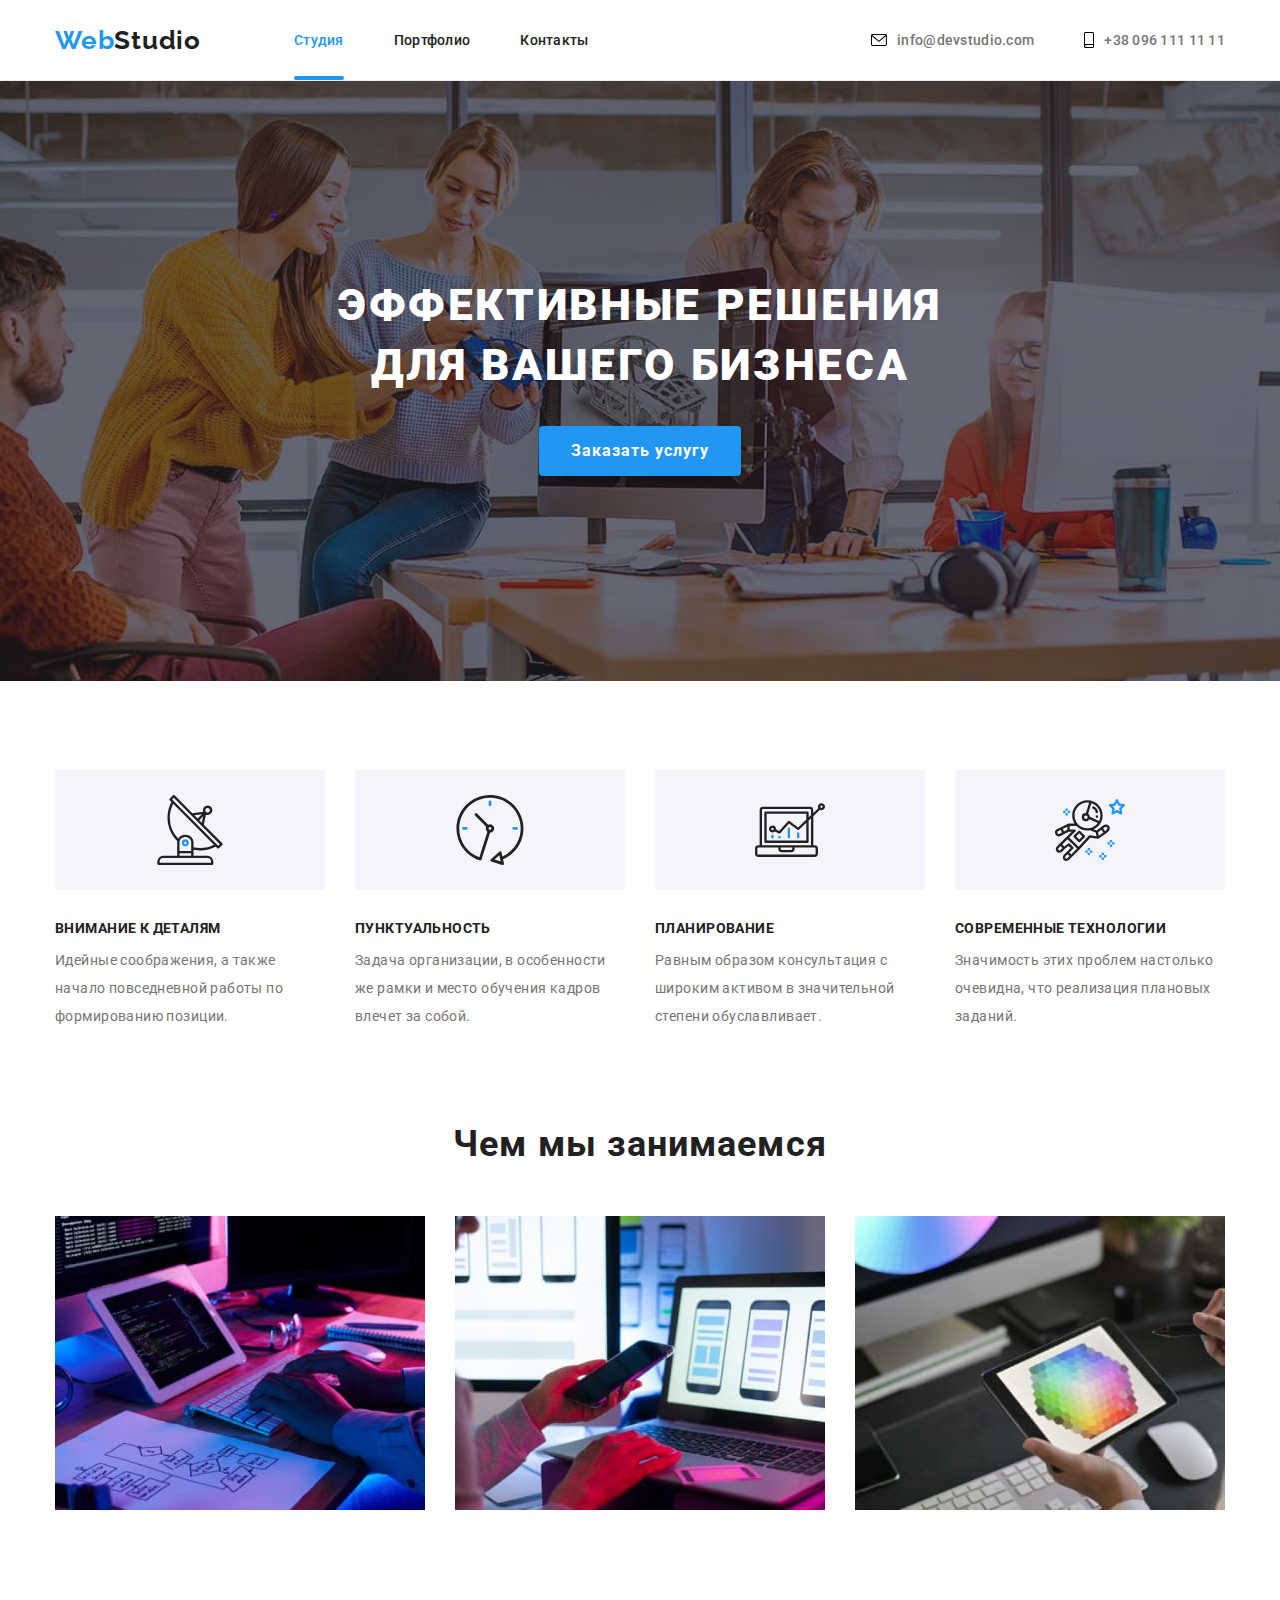
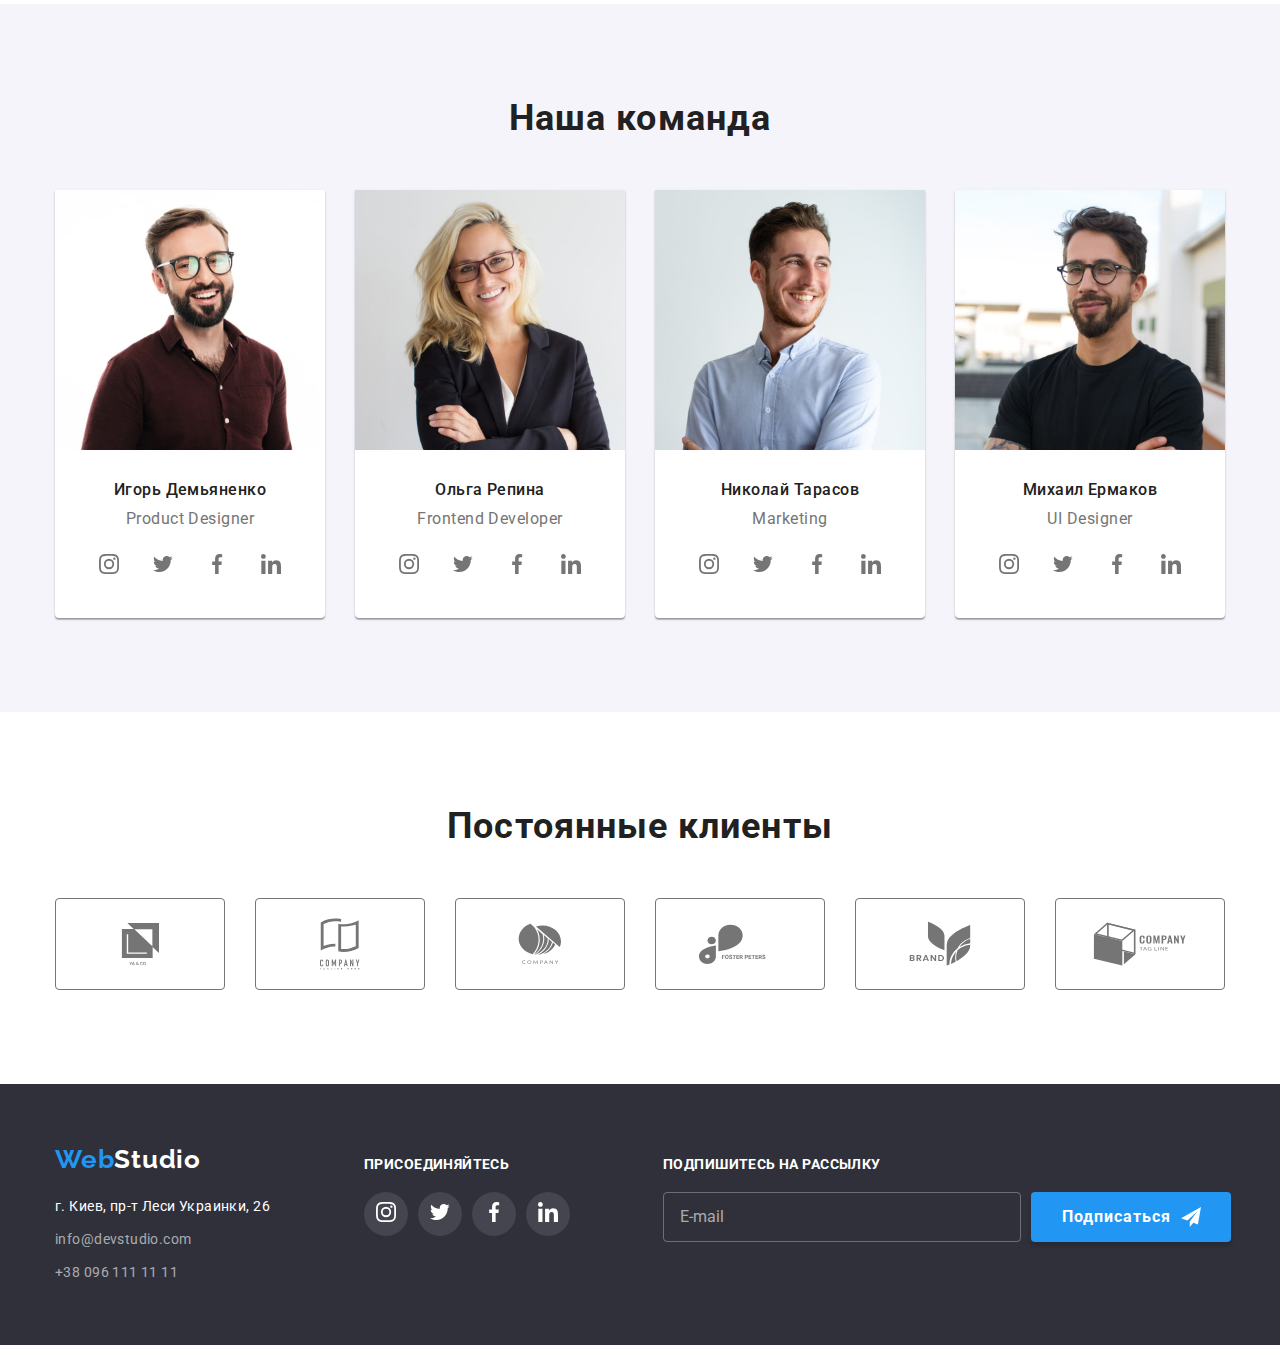
<file: index.html>
<!DOCTYPE html>
<html lang="ru">
<head>
    <meta charset="UTF-8">
    <meta http-equiv="X-UA-Compatible" content="IE=edge">
    <meta name="viewport" content="width=device-width, initial-scale=1.0">
    <title>Студия</title>
    <link rel="preconnect" href="https://fonts.gstatic.com">
    <link rel="stylesheet" href="./css/modern-normalize.css">
    <link href="https://fonts.googleapis.com/css2?family=Raleway:wght@700&family=Roboto:wght@400;500;700;900&display=swap"
        rel="stylesheet">
    <link rel="stylesheet" href="./css/styles.css">
 
</head>
<body>
    <!--Шапка сайта-->
    <header class="header">
        <div class="container">
            <nav class="nav">
            <a class="logo" href="./index.html">Web<span class="logo-1">Studio</span></a>
            <ul class="nav-links">
                <li class="nav-link"><a href="./index.html" class="active">Студия</a></li>
                <li class="nav-link"><a href="./portfolio.html">Портфолио</a></li>
                <li class="nav-link"><a href="#address">Контакты</a></li>
            </ul>
            </nav>

            <ul class="contact">
                <li class="contact-link" lang="en">
                    <a href="mailto:info@devstudio.com"> 
                        <svg class="icons" width="16px"
                            height="12px">
                            <use href="./images/icons.svg#icon-mail"> </use>
                        </svg> info@devstudio.com</a>
                   </li>
                <li class="contact-link">
                    <a  href="tel:+380961111111">
                    <svg class="icons" width="10px" height="16px">
                        <use href="./images/icons.svg#icon-phone"> </use>
                    </svg>+38 096 111 11 11</a>
            </li>     
            </ul>
        
        </div>
    </header>
        
    <main> 

    <!--Hero-->
    <section class="hero">
        <div class="container">
        <h1 class="hero-title">Эффективные решения для вашего бизнеса</h1>
        <button data-modal-open class="hero-button button" type="button">Заказать услугу</button> 
        </div>
    </section>

    <!--Advantages-->
    <section class="description">
        <div class="container">
        <h2 class="hidden">Преимущества</h2>
        <ul class="descr">
            <li class="advantages">
                <div class="thumb">
                    <svg width="70px" height="70px">
                        <use href="./images/icons.svg#icon-antenna-1"></use>
                    </svg>
                 </div>
                <h3 class="pre-title">Внимание к деталям</h3>
                <p class="text">Идейные соображения, а также начало повседневной работы по формированию позиции.</p>
                
            </li>
            <li class="advantages">
                <div class="thumb">
                    <svg width="70px" height="70px">
                        <use href="./images/icons.svg#icon-clock-1"></use>
                    </svg>
                </div>
                <h3 class="pre-title">Пунктуальность</h3>
                <p class="text">Задача организации, в особенности же рамки и место обучения кадров влечет за собой.</p>
            </li>
            <li class="advantages">
                <div class="thumb">
                    <svg width="70px" height="70px">
                        <use href="./images/icons.svg#icon-diagram-1"></use>
                    </svg>
                </div>
                <h3 class="pre-title">Планирование</h3>
                <p class="text">Равным образом консультация с широким активом в значительной степени обуславливает.</p>
            </li>
            <li class="advantages">
                <div class="thumb">
                    <svg width="70px" height="70px">
                        <use href="./images/icons.svg#icon-astronaut-1"></use>
                    </svg>
                </div>
                <h3 class="pre-title">Современные технологии</h3>
                <p class="text">Значимость этих проблем настолько очевидна, что реализация плановых заданий.</p>
            </li>
            
         </ul>
        </div>
    </section>

    <!--Information-->
    <section class="info">
        <div class="container">
        <h2 class="title">Чем мы занимаемся</h2>
        <ul class="img">
            <li class="info-img"><a href=""><img src="./images/img.jpg" alt="Верстка" width="370">
            <h3 class="pre-title">Десктопные приложения</h3></a></li>
            <li class="info-img"><a href=""><img src="./images/box2.jpg" alt="Программирование" width="370">
            <h3 class="pre-title">Мобильные приложения</h3></a></li>
            <li class="info-img"><a href=""><img src="./images/box3.jpg" alt="Дизайн" width="370">
            <h3 class="pre-title">Дизайнерские решения</h3></a></li>
        </ul>
        </div>
    </section>

    <!--Team-->
    <section class="team">
        <div class="container">
        <h2 class="title">Наша команда</h2>
        <ul class="workers">
            <li>
                <ul class="social">
                    <li><a href="">
                    <svg class="icon" width="20px" height="20px">
                        <use href="./images/icons.svg#icon-instagram"></use>
                    </svg>
                    </a></li>
                    
                    <li><a href="">
                    <svg class="icon" width="20px" height="20px">
                        <use href="./images/icons.svg#icon-twitter"></use>
                    </svg>
                    </a></li>

                    <li><a href="">
                    <svg class="icon" width="20px" height="20px">
                        <use href="./images/icons.svg#icon-facebook"></use>
                    </svg>
                    </a></li>

                    <li><a href="">
                    <svg class="icon" width="20px" height="20px">
                        <use href="./images/icons.svg#icon-linkedin"></use>
                    </svg>
                    </a></li>
                </ul>
                <h3 class="job" lang="en">Product Designer</h3>
                <p class="name">Игорь Демьяненко</p>
                
                <img src="./images/img1.jpg" alt="Фото мужчины" width="270">
                
            </li>
            <li>
                <ul class="social">
                    <li><a href="">
                            <svg class="icon" width="20px" height="20px">
                                <use href="./images/icons.svg#icon-instagram"></use>
                            </svg>
                        </a></li>
                
                    <li><a href="">
                            <svg class="icon" width="20px" height="20px">
                                <use href="./images/icons.svg#icon-twitter"></use>
                            </svg>
                        </a></li>
                
                    <li><a href="">
                            <svg class="icon" width="20px" height="20px">
                                <use href="./images/icons.svg#icon-facebook"></use>
                            </svg>
                        </a></li>
                
                    <li><a href="">
                            <svg class="icon" width="20px" height="20px">
                                <use href="./images/icons.svg#icon-linkedin"></use>
                            </svg>
                        </a></li>
                </ul>
                <h3 class="job" lang="en">Frontend Developer</h3>
                <p class="name">Ольга Репина</p>
                
                <img src="./images/img2.jpg" alt="Фото женщины" width="270">
                
            </li>
            <li>
                <ul class="social">
                    <li><a href="">
                            <svg class="icon" width="20px" height="20px">
                                <use href="./images/icons.svg#icon-instagram"></use>
                            </svg>
                        </a></li>
                
                    <li><a href="">
                            <svg class="icon" width="20px" height="20px">
                                <use href="./images/icons.svg#icon-twitter"></use>
                            </svg>
                        </a></li>
                
                    <li><a href="">
                            <svg class="icon" width="20px" height="20px">
                                <use href="./images/icons.svg#icon-facebook"></use>
                            </svg>
                        </a></li>
                
                    <li><a href="">
                            <svg class="icon" width="20px" height="20px">
                                <use href="./images/icons.svg#icon-linkedin"></use>
                            </svg>
                        </a></li>
                </ul>
                <h3 class="job" lang="en">Marketing</h3>
                <p class="name">Николай Тарасов</p>
                
                <img src="./images/img3.jpg" alt="Фото мужчины" width="270">
                
            </li>
            <li>
               <ul class="social">
                    <li><a href="">
                    <svg class="icon" width="20px" height="20px">
                        <use href="./images/icons.svg#icon-instagram"></use>
                    </svg>
                    </a></li>
                    
                    <li><a href="">
                    <svg class="icon" width="20px" height="20px">
                        <use href="./images/icons.svg#icon-twitter"></use>
                    </svg>
                    </a></li>

                    <li><a href="">
                    <svg class="icon" width="20px" height="20px">
                        <use href="./images/icons.svg#icon-facebook"></use>
                    </svg>
                    </a></li>

                    <li><a href="">
                    <svg class="icon" width="20px" height="20px">
                        <use href="./images/icons.svg#icon-linkedin"></use>
                    </svg>
                    </a></li>
                </ul>
                <h3 class="job" lang="en">UI Designer</h3>
                <p class="name">Михаил Ермаков</p>
                
                <img src="./images/img4.jpg" alt="Фото мужчины" width="270">
                
            </li>
        </ul>
        </div>
    </section>


    <section class="clients">
        <div class="container">
            <h2 class="title"> Постоянные клиенты</h2>
            <ul class="clients-list">
                <li>
                    <a href="">
                        <svg width="41px" height="42.5px">
                            <use href="./images/icons.svg#icon-client1"></use>
                        </svg>
                    </a>
                </li>
                <li>
                    <a href="">
                        <svg width="40px" height="52px">
                            <use href="./images/icons.svg#icon-client2"></use>
                        </svg>
                    </a>
                </li>
                <li>
                    <a href="">
                        <svg width="43.46px" height="41.18px">
                            <use href="./images/icons.svg#icon-client3"></use>
                        </svg>
                    </a>
                </li>
                <li>
                    <a href="">
                        <svg width="84.44px" height="40.62px">
                            <use href="./images/icons.svg#icon-client4"></use>
                        </svg>
                    </a>
                </li>
                <li>
                    <a href="">
                        <svg width="62.54px" height="45.43px">
                            <use href="./images/icons.svg#icon-client5"></use>
                        </svg>
                    </a>
                </li>
                <li>
                    <a href="">
                        <svg width="93.79px" height="43.93px">
                            <use href="./images/icons.svg#icon-client6"></use>
                        </svg>
                    </a>
                </li>
            </ul>

        </div>
    </section>
    </main>

    <!--Footer-->
    <footer id="address" class="footer">
        <div class="container">
            <div class="footer-address">
        <a class="logo" href="./index.html">Web<span class="logo-2">Studio</span></a>
            <address class="address">
            <ul>
            <li class="direction">г. Киев, пр-т Леси Украинки, 26</li>
            <li><a href="mailto:info@devstudio.com"><span lang="en">info@devstudio.com</span></a></li>
            <li><a href="tel:+380961111111">+38 096 111 11 11</a></li>
            </ul>
            </address>
            </div>    
            
            <div class="join-us">
                <h2>Присоединяйтесь</h2>
                <ul class="social-join">
                    <li><a href="">
                    <svg class="icon" width="20px" height="20px">
                        <use href="./images/icons.svg#icon-instagram"></use>
                    </svg>
                    </a></li>
                    
                    <li><a href="">
                    <svg class="icon" width="20px" height="20px">
                        <use href="./images/icons.svg#icon-twitter"></use>
                    </svg>
                    </a></li>

                    <li><a href="">
                    <svg class="icon" width="20px" height="20px">
                        <use href="./images/icons.svg#icon-facebook"></use>
                    </svg>
                    </a></li>

                    <li><a href="">
                    <svg class="icon" width="20px" height="20px">
                        <use href="./images/icons.svg#icon-linkedin"></use>
                    </svg>
                    </a></li>
                </ul>
            </div>
            <div class="subscribe">
                <h2>Подпишитесь на рассылку</h2>
                <form class="subscribe-form" >
                    <label for="email"></label>
                    <input type="email" class="sub-form" name="email" id="email" placeholder="E-mail" required>
                    <button class="sub-button button" type="submit" >Подписаться
                        <svg class="send-icon" width="20px" height="20px">
                            <use href="./images/icons.svg#icon-send"></use>
                        </svg>
                    </button>
                </form>
            </div>
        </div>
    </footer>

    <div class="backdrop is-hidden" data-modal >
        <div class="modal"  >
        <button data-modal-close type="button" > 
            <svg class="close" width="30px" height="30px">
                <use href="./images/icons.svg#icon-close"></use>
            </svg>
        </button>

        
        <form class="info-form">
            <p class="form-title">Оставьте свои данные, мы вам перезвоним</p>
           
            <label  class="form-label">
                Имя
            <span class="form-field">
            <input type="text" class="form-input" name="user-name" required minlength="2"  pattern="[a-zA-Zа-яёА-ЯЁ]+" title="Введите символы кириллицы или латинского алфавита">
            <svg class="icon" width="18px" height="18px">
                <use href="./images/icons.svg#icon-person"></use>
            </svg>
            </span>
            </label>

           
            <label  class="form-label">
                Телефон
            <span class="form-field">
            <input type="tel" class="form-input" name="phone" required pattern="[0-9]{3}-[0-9]{3}-[0-9]{2}-[0-9]{2}" title="096-111-11-11"
             >
             <svg class="icon" width="18px" height="18px">
                 <use href="./images/icons.svg#icon-phone-modal"></use>
             </svg>
            </span>
            </label>

            
            <label class="form-label">
                Почта
            <span class="form-field">
            <input type="email" class="form-input" name="email"  required >
            <svg class="icon" width="18px" height="18px">
                <use href="./images/icons.svg#icon-email-modal"></use>
            </svg>
            </span>
            </label>

            <label  class="form-label">
                Комментарий
            <textarea name="comment" class="comment"  placeholder="Введите текст"></textarea>
            </label>
            

            <input type="checkbox" class="checkbox hidden" name="agree" id="agree" required>
           <label for="agree" class="checkbox-label text">Соглашаюсь с рассылкой и принимаю &nbsp; <a href=""
    class="agreement text">Условия договора</a> </label>
            
      
            <button type="submit" class="send-button button">Отправить</button>
                    
            

           

        </form>
        </div>
    </div>

<script src="./js/modal.js" type="module"></script> 

</body>
</html>
</file>
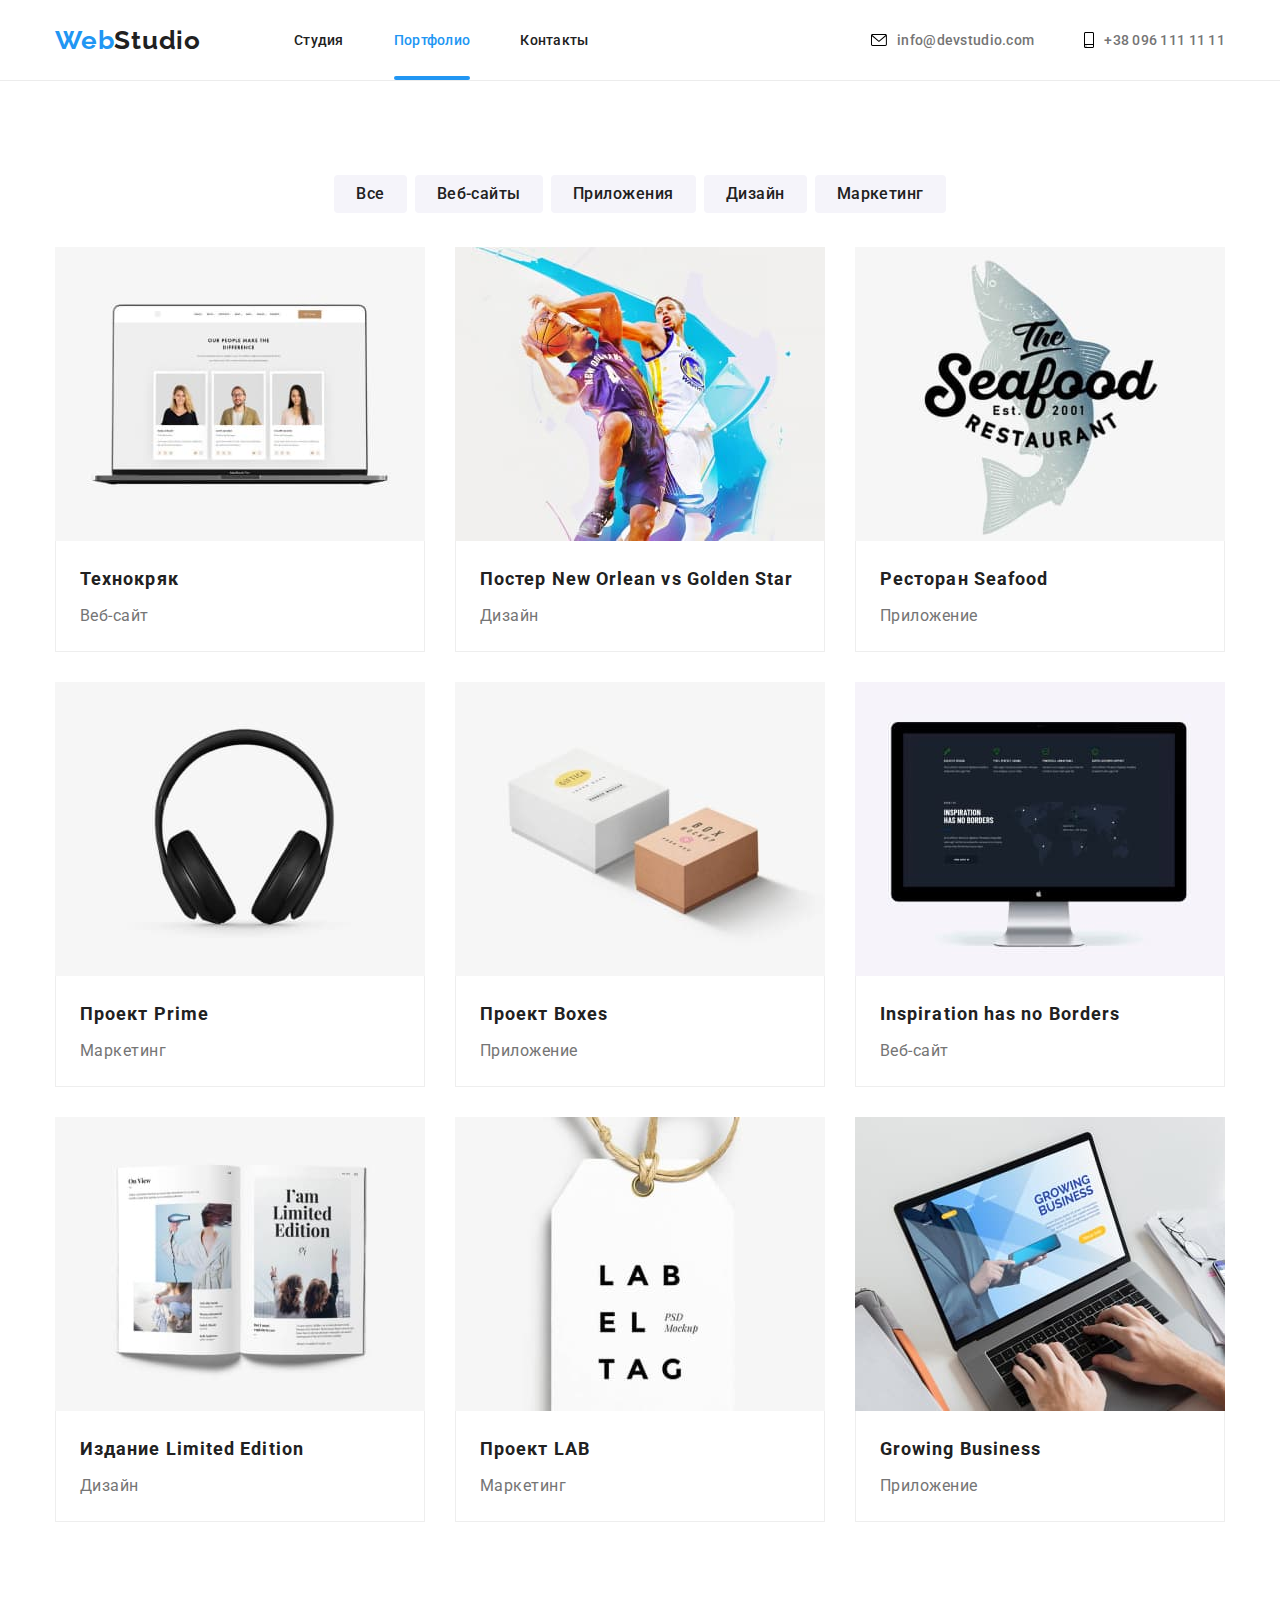
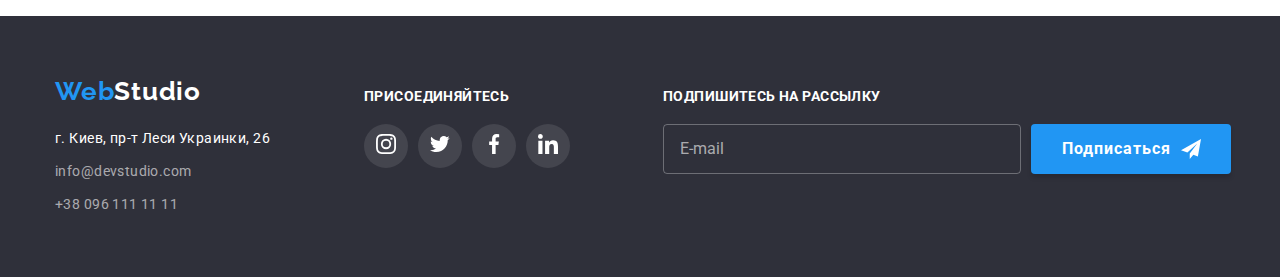
<file: portfolio.html>
<!DOCTYPE html>
<html lang="ru">
<head>
    <meta charset="UTF-8">
    <meta http-equiv="X-UA-Compatible" content="IE=edge">
    <meta name="viewport" content="width=device-width, initial-scale=1.0">
    <title>Портфолио</title>
    <link rel="stylesheet" href="./css/modern-normalize.css"> 
    <link href="https://fonts.googleapis.com/css2?family=Raleway:wght@700&family=Roboto:wght@400;500;700;900&display=swap"
        rel="stylesheet">
    <link rel="stylesheet" href="./css/styles.css">
</head>
<body>
    <!--Шапка сайта-->
<header class="header">
    <div class="container">
        <nav class="nav">
            <a class="logo" href="./index.html">Web<span class="logo-1">Studio</span></a>
            <ul class="nav-links">
                <li class="nav-link"><a href="./index.html">Студия</a></li>
                <li class="nav-link"><a href="./portfolio.html" class="active">Портфолио</a></li>
                <li class="nav-link"><a href="#address">Контакты</a></li>
            </ul>
        </nav>

        <ul class="contact">
            <li class="contact-link" lang="en">
                <a href="mailto:info@devstudio.com">
                    <svg class="icons" width="16px" height="12px">
                        <use href="./images/icons.svg#icon-mail"> </use>
                    </svg> info@devstudio.com</a>
            </li>
            <li class="contact-link">
                <a href="tel:+380961111111">
                    <svg class="icons" width="10px" height="16px">
                        <use href="./images/icons.svg#icon-phone"> </use>
                    </svg>+38 096 111 11 11</a>
            </li>
        </ul>
    </div>
</header>

    <main>
        <section class="portfolio">
            <div class="container"> 
            <h2 class="hidden">Портфолио</h2>
             <!--Buttons-->
            <div>
            <ul class="buttons">
                <li><button class="p-button" type="button">Все</button></li>
                <li><button class="p-button" type="button">Веб-сайты</button></li>
                <li><button class="p-button" type="button">Приложения</button></li>
                <li><button class="p-button" type="button">Дизайн</button></li>
                <li><button class="p-button" type="button">Маркетинг</button></li>
            
            </ul>
            </div>
            <!--Portfolio-->
            <div>
               
                <ul class="projects">
                    <li>
                        <a href=""><div class="fill"><img src="./images/pimg1.jpg" alt="img1" width="370">
                        <p class="techno">Технокряк это современная площадка распространения коронавируса. Компании используют эту платформу для
                            цифрового
                            шпионажа и атак на защищённые сервера конкурентов.</p></div>
                        
                             <div class="content">

                       <h3 class="p-title">Технокряк</h3>
                    <p class="p-text">Веб-сайт</p>
                </div>
                   </a> 
                    </li>
            <li>
                <a href=""><div class="fill"><img src="./images/pimg2.jpg" alt="img2" width="370">
                <p class="techno">Технокряк это современная площадка распространения коронавируса. Компании используют эту платформу для
                    цифрового
                    шпионажа и атак на защищённые сервера конкурентов.</p></div>
                <div class="content">
                   
                     <h3 class="p-title">Постер New Orlean vs Golden Star</h3>
                    <p class="p-text">Дизайн</p>
                </div>
                </a>
            </li>
            <li>
                <a href=""><div class="fill"><img src="./images/pimg3.jpg" alt="img3" width="370">
                <p class="techno">Технокряк это современная площадка распространения коронавируса. Компании используют эту платформу для
                    цифрового
                    шпионажа и атак на защищённые сервера конкурентов.</p></div>
                <div class="content"> 
                    
                    <h3 class="p-title">Ресторан <span lang="en">Seafood</span></h3>
                    <p class="p-text">Приложение</p>
                </div>
                </a>
            </li>
            <li>
                <a href=""><div class="fill"><img src="./images/pimg4.jpg" alt="img4" width="370">
                <p class="techno">Технокряк это современная площадка распространения коронавируса. Компании используют эту платформу для
                    цифрового
                    шпионажа и атак на защищённые сервера конкурентов.</p></div>
                <div class="content"> 
                    
                    <h3 class="p-title">Проект <span lang="en">Prime</span></h3>
                    <p class="p-text">Маркетинг</p>
                </div>
                </a>
            </li>
            <li>
                <a href=""><div class="fill"><img src="./images/pimg5.jpg" alt="img5" width="370">
                <p class="techno">Технокряк это современная площадка распространения коронавируса. Компании используют эту платформу для
                    цифрового
                    шпионажа и атак на защищённые сервера конкурентов.</p></div>
                    <div class="content">
                        
                        <h3 class="p-title">Проект <span lang="en">Boxes</span></h3>
                    <p class="p-text">Приложение</p>
                </div>
                </a>
            </li>
            <li>
                <a href=""><div class="fill"><img src="./images/pimg6.jpg" alt="img6" width="370">
                <p class="techno">Технокряк это современная площадка распространения коронавируса. Компании используют эту платформу для
                    цифрового
                    шпионажа и атак на защищённые сервера конкурентов.</p></div>
                <div class="content">
                    
                    <h3 lang="en" class="p-title">Inspiration has no Borders</h3>
                    <p class="p-text">Веб-сайт</p>
                </div>
                </a>
            </li>
            <li>
                <a href=""><div class="fill"><img src="./images/pimg7.jpg" alt="img7" width="370">
                <p class="techno">Технокряк это современная площадка распространения коронавируса. Компании используют эту платформу для
                    цифрового
                    шпионажа и атак на защищённые сервера конкурентов.</p></div>
                    <div class="content">
                        
                        <h3 class="p-title">Издание <span lang="en">Limited Edition</span></h3>
                    <p class="p-text">Дизайн</p>
                </div>
                </a>
            </li>
            <li>
                <a href=""><div class="fill"><img src="./images/pimg8.jpg" alt="img8" width="370">
                <p class="techno">Технокряк это современная площадка распространения коронавируса. Компании используют эту платформу для
                    цифрового
                    шпионажа и атак на защищённые сервера конкурентов.</p></div>
                <div class="content">
                    
                    <h3 class="p-title">Проект <span lang="en">LAB</span></h3>
                    <p class="p-text">Маркетинг</p>
                </div>
                </a>
            </li>
            <li>
                <a href=""><div class="fill"><img src="./images/pimg9.jpg" alt="img9" width="370">
                <p class="techno">Технокряк это современная площадка распространения коронавируса. Компании используют эту платформу для
                    цифрового
                    шпионажа и атак на защищённые сервера конкурентов.</p></div>
                    <div class="content">
                      
                        <h3 lang="en" class="p-title">Growing Business</h3>
                    <p class="p-text">Приложение</p>
                </div>
              </a>
            </li>
                </ul>

            </div>
            </div>
        </section>
    </main>
<!--Footer-->
<footer id="address" class="footer">
    <div class="container">
        <div class="footer-address">
            <a class="logo" href="./index.html">Web<span class="logo-2">Studio</span></a>
            <address class="address">
                <ul>
                    <li class="direction">г. Киев, пр-т Леси Украинки, 26</li>
                    <li><a href="mailto:info@devstudio.com"><span
                                lang="en">info@devstudio.com</span></a></li>
                    <li><a href="tel:+380961111111">+38 096 111 11 11</a></li>
                </ul>
            </address>
        </div>

        <div class="join-us">
            <h2>Присоединяйтесь</h2>
            <ul class="social-join">
                <li><a href="">
                        <svg class="icon" width="20px" height="20px">
                            <use href="./images/icons.svg#icon-instagram"></use>
                        </svg>
                    </a></li>

                <li><a href="">
                        <svg class="icon" width="20px" height="20px">
                            <use href="./images/icons.svg#icon-twitter"></use>
                        </svg>
                    </a></li>

                <li><a href="">
                        <svg class="icon" width="20px" height="20px">
                            <use href="./images/icons.svg#icon-facebook"></use>
                        </svg>
                    </a></li>

                <li><a href="">
                        <svg class="icon" width="20px" height="20px">
                            <use href="./images/icons.svg#icon-linkedin"></use>
                        </svg>
                    </a>
                </li>
            </ul>
        </div>

        <div class="subscribe">
            <h2>Подпишитесь на рассылку</h2>
            <form class="subscribe-form">
                <label for="email"></label>
                <input type="email" class="sub-form" name="email" id="email" placeholder="E-mail" required>
                <button class="sub-button button" type="submit">Подписаться
                    <svg class="send-icon" width="20px" height="20px">
                        <use href="./images/icons.svg#icon-send"></use>
                    </svg>
                </button>
            </form>
        </div>
    </div>
</footer>
</body>
    
</html>
</file>
<file: css/styles.css>
:root {
  --main-font: "Roboto", sans-serif;
  --accent-font: "Raleway", sans-serif;
  --main-color: #212121;
  --blue-color: #2196f3;
  --text-color: #757575;
  --white-color: #ffffff;
  --main-background-color: #ffffff;
  --dark-background-color: #2f303a;
}

* {
  margin: 0;
  padding: 0;
}

html,
body {
  width: 100%;
}

body {
  font-family: var(--main-font);
  font-style: normal;
  color: var(--main-color);
  background-color: var(--main-background-color);
}

.container {
  width: 1200px;
  margin: 0 auto;
  padding: 0 15px;
}

ul {
  list-style: none;
}

a {
  color: inherit;
  text-decoration: none;
  display: inline-block;
}

button {
  border: none;
  text-decoration: none;
}

img {
  display: block;
  height: auto;
  max-width: 100%;
}

.hidden {
  position: absolute;
  width: 1px;
  height: 1px;
  overflow: hidden;
  border: 0;
  padding: 0;
  clip: rect(0, 0, 0, 0);
  clip-path: inset(50%);
}

.title {
  font-weight: bold;
  font-size: 36px;
  line-height: 1.166;
  letter-spacing: 0.03em;
  text-align: center;
  margin-bottom: 50px;
}

.pre-title {
  font-weight: bold;
  font-size: 14px;
  line-height: 1.142;
  letter-spacing: 0.03em;
  text-transform: uppercase;
}

.logo,
.logo-1,
.logo-2 {
  font-family: var(--accent-font);
  font-weight: bold;
  font-size: 26px;
  line-height: 1.192;
  letter-spacing: 0.03em;
  color: var(--blue-color);
}

.logo-1 {
  color: var(--main-color);
}

.logo-2 {
  color: var(--white-color);
}

.active {
  color: var(--blue-color);
}

.button {
  font-weight: bold;
  font-size: 16px;
  line-height: 1.875;
  letter-spacing: 0.06em;
  display: inline-block;
  cursor: pointer;
  color: var(--white-color);
  background-color: var(--blue-color);
  transition: 250ms cubic-bezier(0.4, 0, 0.2, 1);
  border-radius: 4px;
  min-width: 200px;
  box-shadow: 0px 4px 4px rgba(0, 0, 0, 0.15);
}

/* header */

.header {
  font-weight: 500;
  font-size: 14px;
  line-height: 1.142;
  letter-spacing: 0.02em;
  border-bottom: 1px solid #ececec;
}

.header .container {
  display: flex;
  align-items: center;
}

.header .nav {
  color: var(--main-color);
  display: flex;
  flex-direction: row;
  align-items: center;
}

.logo {
  margin-right: 93px;
}

.nav-links {
  display: flex;
}
.nav-links a {
  position: relative;
  padding-top: 32px;
  padding-bottom: 32px;
  transition: 250ms cubic-bezier(0.4, 0, 0.2, 1);
}

.nav-link .active::after {
  position: absolute;
  bottom: 0;
  content: "";
  display: flex;

  width: 100%;
  height: 4px;
  background-color: #2196f3;
  border-radius: 4px;
}

.nav-link:not(:last-child) {
  margin-right: 50px;
}

.header .contact {
  color: var(--text-color);
  display: flex;
  margin-left: auto;
  align-items: center;
}

.contact-link > a {
  display: flex;
  align-items: center;
  padding-top: 32px;
  padding-bottom: 32px;
  transition: 250ms cubic-bezier(0.4, 0, 0.2, 1);
}

.contact-link .icons {
  margin-right: 10px;
}

.contact-link:not(:last-child) {
  margin-right: 50px;
}

.nav .nav-link a:hover,
.nav .nav-link a:focus,
.nav .nav-link a:active {
  color: var(--blue-color);
}

.contact-link a:hover,
.contact-link a:focus,
.contact-link a:active {
  color: var(--blue-color);
  fill: var(--blue-color);
}

/* hero */

.hero {
  background-color: var(--dark-background-color);
  background-image: linear-gradient(
      to right,
      rgba(47, 48, 58, 0.4),
      rgba(47, 48, 58, 0.4)
    ),
    url(../images/backgr.jpg);
  background-repeat: no-repeat;
  background-position: center;
  background-size: cover;
  max-width: 1600px;
  min-height: 600px;
  margin-left: auto;
  margin-right: auto;
}

.hero .container {
  padding: 195px 285px;
  text-align: center;
}

.hero-title {
  font-weight: 900;
  font-size: 44px;
  line-height: 1.363;
  letter-spacing: 0.06em;
  text-transform: uppercase;
  color: var(--white-color);
  margin-bottom: 30px;
}

.hero-button {
  padding: 10px 32px;
}

/* advantages */

.description {
  padding-top: 89px;
  padding-bottom: 94px;
}

.descr > li:not(:last-child) {
  margin-right: 30px;
}

.advantages {
  width: 270px;
  display: flex;
  flex-direction: column;
}

.descr {
  display: flex;
  flex-flow: row wrap;
}

.advantages .pre-title {
  margin-bottom: 10px;
}

.text {
  font-weight: normal;
  font-size: 14px;
  line-height: 2;
  letter-spacing: 0.03em;
  color: var(--text-color);
}

.advantages .thumb {
  width: 270px;
  height: 120px;
  padding: 25px 100px;
  margin-bottom: 30px;
  background-color: #f5f4fa;
}
/* information */

.info {
  padding-bottom: 94px;
}

.info .img {
  display: flex;
  flex-flow: row wrap;
}

.info .info-img:not(:last-child) {
  margin-right: 30px;
}

.info-img a {
  position: relative;
  display: flex;
  justify-content: center;
}

.info-img a::before {
  position: absolute;
  content: "";
  display: flex;
  width: 100%;
  min-height: 70px;
  bottom: 0;
  background: rgba(47, 48, 58, 0.8);
  opacity: 0;
  transition: 250ms cubic-bezier(0.4, 0, 0.2, 1);
}

.info-img .pre-title {
  position: absolute;
  bottom: 27px;
  color: var(--white-color);
  opacity: 0;
  transition: 250ms cubic-bezier(0.4, 0, 0.2, 1);
}

.info-img:hover ::before {
  opacity: 1;
}

.info-img:hover .pre-title {
  opacity: 1;
}

/* team */

.team {
  background-color: #f5f4fa;
  padding-top: 94px;
  padding-bottom: 94px;
}

.workers {
  display: flex;
  flex-direction: row;
  flex-wrap: wrap;
}

.workers > li {
  background-color: #ffffff;
  width: 270px;
  text-align: center;
  display: flex;
  flex-direction: column-reverse;
  border-radius: 0px 0px 4px 4px;
  box-shadow: 0px 1px 3px rgba(0, 0, 0, 0.12), 0px 1px 1px rgba(0, 0, 0, 0.14),
    0px 2px 1px rgba(0, 0, 0, 0.2);
}

.workers > li:not(:last-child) {
  margin-right: 30px;
}

.name {
  font-weight: 500;
  font-size: 16px;
  line-height: 1.187;
  letter-spacing: 0.03em;
}

.job {
  font-weight: normal;
  font-size: 16px;
  line-height: 1.187;
  letter-spacing: 0.03em;
  color: var(--text-color);
}

.workers .job {
  margin-bottom: 16px;
}

.workers .name {
  margin-top: 30px;
  margin-bottom: 10px;
}

.workers .social {
  display: flex;
  justify-content: center;
  align-items: center;
  padding: 0 32px 30px;
}

.social li {
  display: flex;
  justify-content: center;
  align-items: center;
  width: 44px;
  height: 44px;
  border-radius: 50%;
  transition: 250ms cubic-bezier(0.4, 0, 0.2, 1);
}

.social a {
  fill: var(--text-color);
  padding: 12px 11.97px;
  transition: 250ms cubic-bezier(0.4, 0, 0.2, 1);
}

.social li:not(:last-child) {
  margin-right: 10px;
}

.social li:hover,
.social li:focus,
.social li:active {
  background-color: var(--blue-color);
}

.social a:hover,
.social a:focus,
.social a:active {
  fill: var(--white-color);
}

/* clients */

.clients .container {
  padding-top: 94px;
  padding-bottom: 94px;
}

.clients-list a {
  fill: var(--text-color);
  width: 170px;
  height: 92px;
  border: 1px solid var(--text-color);
  border-radius: 4px;
  display: flex;
  justify-content: center;
  align-items: center;
  transition: 250ms cubic-bezier(0.4, 0, 0.2, 1);
}

.clients .title {
  margin-bottom: 50px;
}

.clients-list {
  display: flex;
  justify-content: center;
  flex-wrap: wrap;
}

.clients-list > li:not(:last-child) {
  margin-right: 30px;
}

.clients-list a:hover,
.clients-list a:focus,
.clients-list a:active {
  fill: var(--blue-color);
  border-color: var(--blue-color);
}

/* footer */

.footer {
  background-color: var(--dark-background-color);
  padding-top: 60px;
  padding-bottom: 60px;
}

.footer .container {
  display: flex;
}

.footer-address {
  margin-right: 70px;
}

.address {
  font-style: normal;
  font-weight: normal;
  font-size: 14px;
  line-height: 1.714;
  letter-spacing: 0.03em;
  color: rgba(255, 255, 255, 0.6);
}

.address ul {
  margin-top: 20px;
}

.address ul > li:not(:last-child) {
  margin-bottom: 9px;
}

.direction {
  color: var(--white-color);
}

.address li:not(:first-child) {
  transition: 250ms cubic-bezier(0.4, 0, 0.2, 1);
}

.address li:not(:first-child):hover,
.address li:not(:first-child):focus,
.address li:not(:first-child):active {
  color: var(--blue-color);
}

.footer h2 {
  font-weight: bold;
  font-size: 14px;
  line-height: 1.142;
  letter-spacing: 0.03em;
  text-transform: uppercase;
  margin-top: 12px;
  margin-bottom: 20px;
  color: var(--white-color);
}

/* join us */

.social-join {
  display: flex;
  align-items: center;
  margin-right: 93px;
}

.social-join a {
  fill: var(--white-color);
  padding: 12px 11.97px;
}

.social-join li {
  display: flex;
  justify-content: flex-start;
  align-items: center;
  width: 44px;
  height: 44px;
  border-radius: 50%;
  background-color: rgba(255, 255, 255, 0.1);
  transition: 250ms cubic-bezier(0.4, 0, 0.2, 1);
}

.social-join li:not(:last-child) {
  margin-right: 10px;
}

.social-join li:hover,
.social-join li:focus,
.social-join li:active {
  background-color: var(--blue-color);
}

/* subcsribe */

.subscribe-form {
  display: flex;
}

.sub-form {
  width: 358px;
  height: 50px;
  margin-right: 10px;
  background-color: transparent;
  border: 1px solid rgba(255, 255, 255, 0.3);
  border-radius: 4px;
  padding-left: 16px;
}

.sub-form::placeholder {
  color: rgba(255, 255, 255, 0.6);
}

.sub-form:focus {
  color: var(--white-color);
}

.sub-form:hover {
  cursor: pointer;
}

.sub-button {
  padding: 10px 28px 10px 29px;
  display: flex;
  justify-content: center;
  align-items: center;
}

.sub-button .send-icon {
  margin-left: 10px;
  fill: var(--white-color);
}
/* portfolio */

.portfolio {
  padding-top: 94px;
  padding-bottom: 94px;
}

.p-button {
  font-weight: 500;
  font-size: 16px;
  line-height: 1.625;
  letter-spacing: 0.03em;
  color: var(--main-color);
  background-color: #f5f4fa;
  padding: 6px 22px;
  border-radius: 4px;
  cursor: pointer;
  display: inline-block;
  text-align: center;
  transition: 250ms cubic-bezier(0.4, 0, 0.2, 1);
}

.buttons {
  display: flex;
  justify-content: center;
  flex-flow: row wrap;
  margin-bottom: 34px;
}

.buttons > li:not(:last-child) {
  margin-right: 8px;
}

.buttons .p-button:hover,
.buttons .p-button:focus,
.buttons .p-button:active {
  color: var(--white-color);
  background-color: var(--blue-color);
  box-shadow: 0px 3px 1px rgba(0, 0, 0, 0.1), 0px 1px 2px rgba(0, 0, 0, 0.08),
    0px 2px 2px rgba(0, 0, 0, 0.12);
}

.p-title {
  font-weight: bold;
  font-size: 18px;
  line-height: 2;
  letter-spacing: 0.06em;
  color: var(--main-color);
  margin-bottom: 4px;
}

.p-text {
  font-weight: normal;
  font-size: 16px;
  line-height: 1.875;
  letter-spacing: 0.03em;
  color: var(--text-color);
}

.projects {
  display: flex;
  flex-flow: row wrap;
}

.projects .fill {
  position: relative;
  overflow: hidden;
}

.projects .fill::before {
  position: absolute;
  content: "";
  top: 0;

  display: flex;

  width: 100%;
  height: 294px;

  background: rgba(33, 150, 243, 0.9);
  transform: translateY(100%);
  transition: transform 250ms cubic-bezier(0.4, 0, 0.2, 1);
}

.techno {
  position: absolute;
  top: 63px;
  left: 24px;
  right: 24px;

  height: 294px;

  font-weight: normal;
  font-size: 18px;
  line-height: 1.555;
  letter-spacing: 0.03em;
  color: var(--white-color);
  transform: translateY(100%);
  transition: transform 250ms cubic-bezier(0.4, 0, 0.2, 1);
}

.projects > li {
  /* flex-basis: calc((100% - 60px) / 3); */
  flex-basis: calc(100% / 3 -30px);
  margin-right: 30px;
  margin-bottom: 30px;
  transition: 250ms cubic-bezier(0.4, 0, 0.2, 1);
}

.projects a:hover ::before,
.projects a:focus ::before {
  opacity: 1;
  transform: translateY(0%);
}
.projects a:hover .techno,
.projects a:focus .techno {
  opacity: 1;
  transform: translateY(0%);
}

.projects a:hover,
.projects a:focus,
.projects a:active {
  box-shadow: 0px 1px 1px rgba(0, 0, 0, 0.12), 0px 4px 4px rgba(0, 0, 0, 0.06),
    1px 4px 6px rgba(0, 0, 0, 0.16);
}

.projects .content {
  padding: 20px 24px;
  border-bottom: 1px solid #eeeeee;
  border-left: 1px solid #eeeeee;
  border-right: 1px solid #eeeeee;
}

.projects > li:nth-child(3n) {
  margin-right: 0;
}

.projects > li:nth-last-child(-n + 3) {
  margin-bottom: 0;
}

/* modal */

.backdrop {
  position: fixed;
  top: 0;
  left: 0;
  width: 100%;
  height: 100%;
  background-color: rgba(0, 0, 0, 0.2);
  opacity: 1;
  transition: opacity 250ms linear;
}

.backdrop.is-hidden {
  opacity: 0;
  pointer-events: none;
  transition: opacity 250ms linear;
}

.modal {
  position: absolute;
  top: 50%;
  left: 50%;
  transform: translate(-50%, -50%);
  display: flex;
  flex-direction: column;
  width: 528px;
  height: 581px;
  background-color: var(--white-color);
  box-shadow: 0px 1px 3px rgba(0, 0, 0, 0.12), 0px 1px 1px rgba(0, 0, 0, 0.14),
    0px 2px 1px rgba(0, 0, 0, 0.2);
  border-radius: 4px;
  padding: 40px;
}

.info-form {
  display: flex;
  flex-direction: column;
}

.form-input {
  width: 100%;
  height: 40px;
  border: 1px solid rgba(33, 33, 33, 0.2);
  border-radius: 4px;
  outline: none;
  cursor: pointer;
  padding-left: 42px;
  transition: 250ms cubic-bezier(0.4, 0, 0.2, 1);
}

.form-field {
  position: relative;
  display: block;
  margin-top: 4px;
}

.form-field .icon {
  position: absolute;
  top: 50%;
  left: 12px;
  transform: translateY(-50%);
  fill: var(--main-color);
  transition: 250ms cubic-bezier(0.4, 0, 0.2, 1);
}

.form-input:focus {
  border-color: var(--blue-color);
}

.form-input:focus + .icon {
  fill: var(--blue-color);
}

.form-title {
  font-weight: bold;
  font-size: 20px;
  line-height: 1.15;
  text-align: center;
  letter-spacing: 0.03em;
  color: var(--main-color);
  margin-bottom: 12px;
}

.form-label {
  font-weight: normal;
  font-size: 12px;
  line-height: 1.166;
  letter-spacing: 0.01em;
  color: var(--text-color);
  margin-bottom: 10px;
}

.comment {
  width: 100%;
  height: 120px;
  border: 1px solid rgba(33, 33, 33, 0.2);
  border-radius: 4px;
  resize: none;
  outline: none;
  cursor: pointer;
  padding: 12px 16px;
  font-weight: normal;
  font-size: 12px;
  line-height: 1.166;
  letter-spacing: 0.01em;
  margin-top: 4px;
  transition: 250ms cubic-bezier(0.4, 0, 0.2, 1);
}

.comment:focus {
  border-color: var(--blue-color);
}

.comment::placeholder {
  color: rgba(117, 117, 117, 0.5);
}

/* .checkbox {
  -webkit-appearance: none;
  -moz-appearance: none;
  appearance: none;
} */
.checkbox-label {
  margin-top: 10px;
  display: flex;
  align-items: center;
}

.checkbox-label::before {
  display: block;
  content: "";
  width: 16px;
  height: 15px;
  border: 2px solid var(--main-color);
  border-radius: 2px;
  margin-right: 7px;
}

.checkbox:checked + .checkbox-label::before {
  border: none;
  background-image: url(../images/icon-check.svg);
  background-position: center;
  background-repeat: no-repeat;
  background-size: cover;
  width: 16px;
  height: 15px;
  transition: 250ms cubic-bezier(0.4, 0, 0.2, 1);
}

.send-button {
  align-self: center;
  padding: 10px 55px 10px 56px;
  margin-top: 30px;
}

.agreement {
  text-decoration: underline;
  color: var(--blue-color);
}

[data-modal-close] {
  position: absolute;
  width: 30px;
  height: 30px;
  cursor: pointer;
  top: 8px;
  right: 8px;
  border-radius: 50%;
}

.close {
  stroke: rgba(0, 0, 0, 0.1);
  fill: var(--main-color);
  transition: 250ms cubic-bezier(0.4, 0, 0.2, 1);
}

.close:hover,
.close:focus,
.close:active {
  fill: var(--blue-color);
}
</file>
